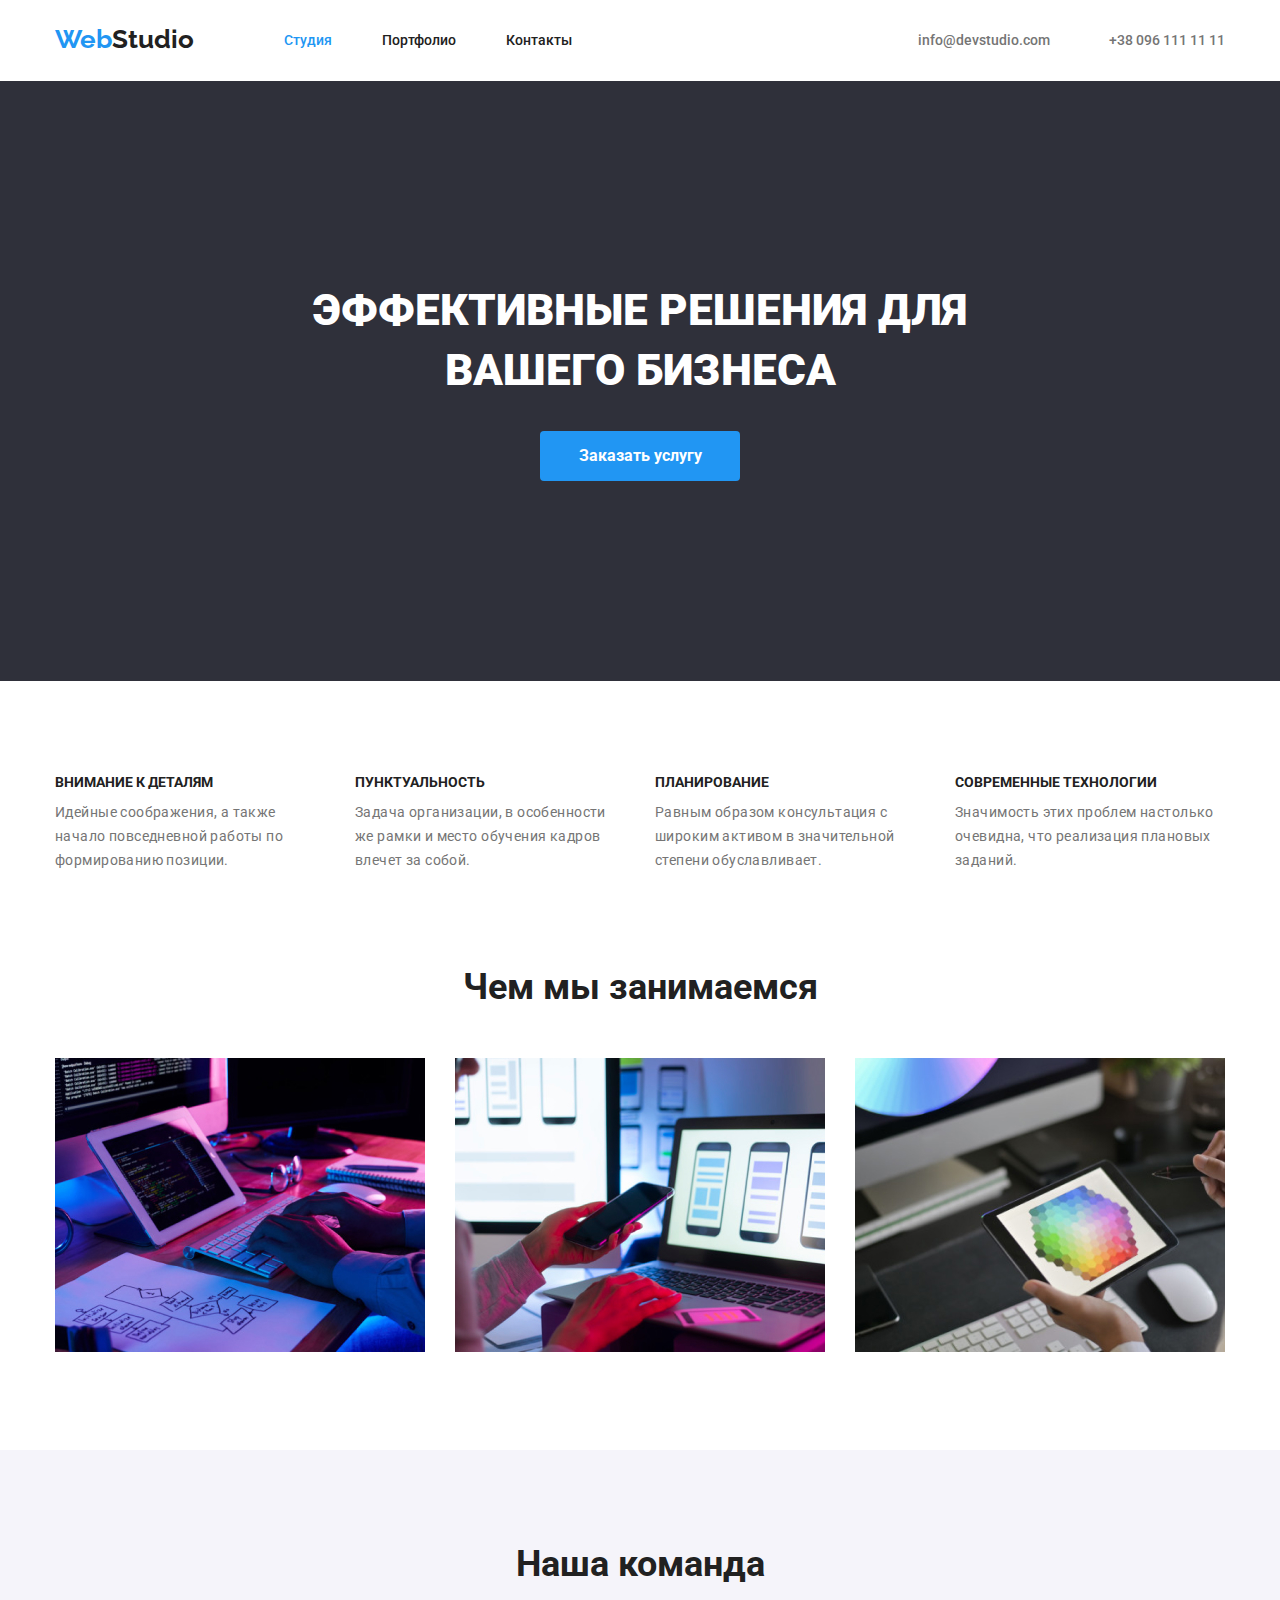
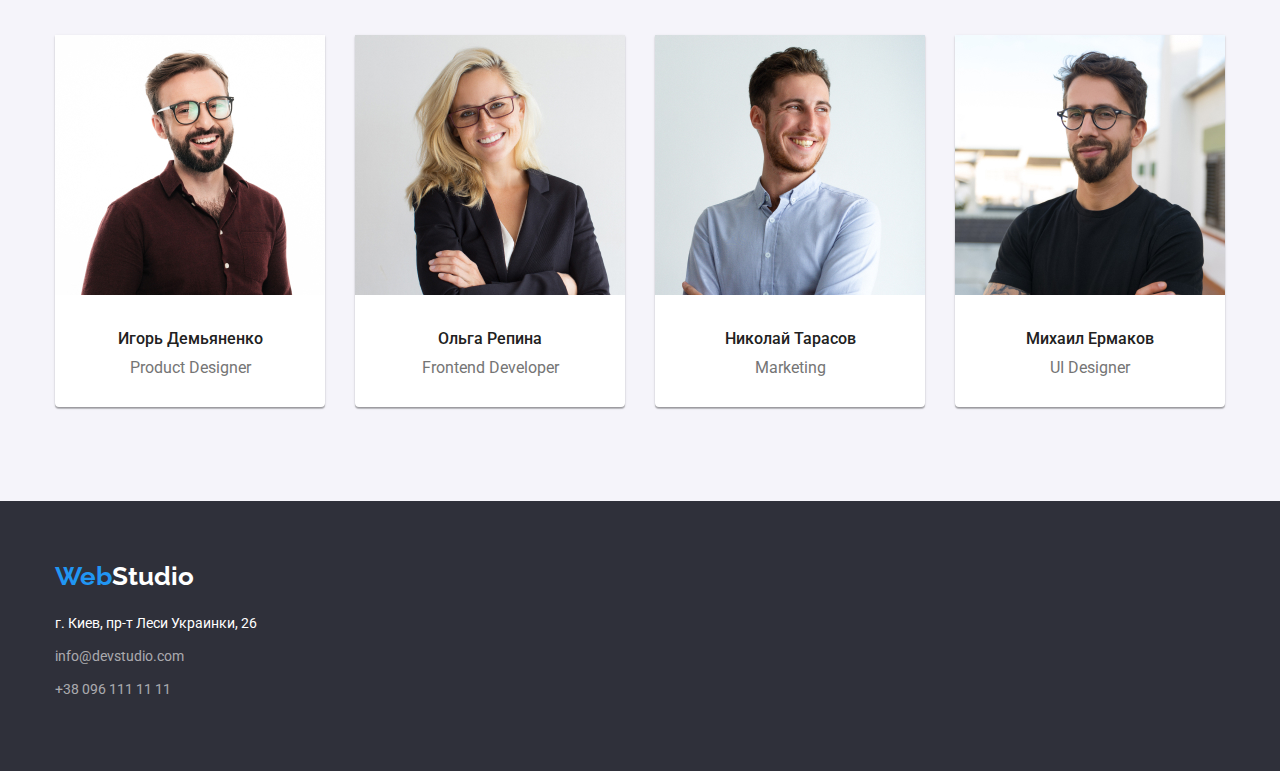
<file: index.html>
<!DOCTYPE html>
<html lang="ru">
  <head>
    <meta charset="UTF-8" />
    <meta http-equiv="X-UA-Compatible" content="IE=edge" />
    <meta name="viewport" content="width=device-width, initial-scale=1.0" />
    <title>WebStudio</title>
    <link rel="shortcut icon" href="./images/logo_1.ico" type="image/x-icon">
    <link rel="preconnect" href="https://fonts.googleapis.com">
    <link rel="preconnect" href="https://fonts.gstatic.com" crossorigin>
    <link href="https://fonts.googleapis.com/css2?family=Raleway:wght@700&family=Roboto:wght@400;500;700;900&display=swap" rel="stylesheet">
    <link rel="stylesheet" href="./css/reset.css">
    <link rel="stylesheet" href="./css/style.css">
  </head>
  <body>
      <!-- Шапка -->
    <header class="header">
      <div class="header-container">
        <a class="logo-link" href="./index.html" lang="en"><span class="logo-accent">Web</span>Studio</a>
        <nav>
          <ul class="nav-links">
            <li>
              <a class="nav-link-element current" href="./index.html">Студия</a>
            </li>

            <li>
              <a class="nav-link-element" href="./portfolio.html">Портфолио</a>
            </li>

            <li>
              <a class="nav-link-element" href="#contacts">Контакты</a>
            </li>
          </ul>
        </nav>
        <!-- Контакты -->
        <ul class="contacts">
          <li>
            <a class="contacts-link" href="mailto:info@devstudio.com">info@devstudio.com</a>
          </li>

          <li>
            <a class="contacts-link" href="tel:+380961111111">+38 096 111 11 11</a>
          </li>
        </ul>
      </div>  
    </header>
      <!-- Основной контент -->
    <main>
      <!-- Секция герой -->
      <section class="hero">
        <div class="container">
          <h1 class="hero-header">Эффективные решения для вашего бизнеса</h1>
          <button type="button" class="hero-button">Заказать услугу</button>
        </div>
      </section>
      <!-- Секция особенности -->
      <section class="specifics">
        <div class="container">
          <h2 class="visually-hidden">Особенности</h2>
          <ul class="specifics-list">
            <li class="specifics-list-element">
              <h3 class="specifics-list-header">Внимание к деталям</h3>
              <p class="specifics-list-description">
                Идейные соображения, а также начало повседневной работы по
                формированию позиции.
              </p>
            </li>

            <li class="specifics-list-element">
              <h3 class="specifics-list-header">Пунктуальность</h3>
              <p class="specifics-list-description">
                Задача организации, в особенности же рамки и место обучения кадров
                влечет за собой.
              </p>
            </li>

            <li class="specifics-list-element">
              <h3 class="specifics-list-header">Планирование</h3>
              <p class="specifics-list-description">Равным образом консультация с широким активом в значительной степени обуславливает.</p>
            </li>

            <li class="specifics-list-element">
              <h3 class="specifics-list-header">Современные технологии</h3>
              <p class="specifics-list-description">Значимость этих проблем настолько очевидна, что реализация плановых заданий.</p>
            </li>
          </ul>
        </div>
      </section>
      <!-- Секция виды работ -->
      <section class="types-works">
        <div class="container">
          <h2 class="section-header">Чем мы занимаемся</h2>
          <ul class="types-works-items">
            <li>
              <img src="./images/box1.jpg" width="370" alt="Написание разметки веб-страницы">
            </li>

            <li>
              <img src="./images/box2.jpg" width="370" alt="Адаптирование веб-страницы под разные типы устройств">
            </li>

            <li>
              <img src="./images/box3.jpg" width="370" alt="Стилизация веб-страницы дизайнером проекта">
            </li>
          </ul>
        </div>
      </section>
      <!-- Секция наша команда -->
      <section class="team">
        <div class="container">
          <h2 class="section-header">Наша команда</h2>
          <ul class="team-list-persons">
            <li class="person-card">
              <img src="./images/product-designer.jpg" width="270" alt="Фото Игорь Демьяненко">
              <div class="card-description-contaner">
                <h3 class="person-name">Игорь Демьяненко</h3>
                <p class="person-position" lang="en">Product Designer</p>
              </div>
            </li>

            <li class="person-card">
              <img src="./images/front-end-dev.jpg" width="270" alt="Фото Ольга Репина">
              <div class="card-description-contaner">
                <h3 class="person-name">Ольга Репина</h3>
                <p class="person-position" lang="en">Frontend Developer</p>
              </div>
            </li>

            <li class="person-card">
              <img src="./images/marketing.jpg" width="270" alt="Фото Николай Тарасов">
              <div class="card-description-contaner">
                <h3 class="person-name">Николай Тарасов</h3>
                <p class="person-position" lang="en">Marketing</p>
              </div>

            </li>

            <li class="person-card">
              <img src="./images/ui-designer.jpg" width="270" alt="Фото Михаил Ермаков">
              <div class="card-description-contaner">
                <h3 class="person-name">Михаил Ермаков</h3>
                <p class="person-position" lang="en">UI Designer</p>
              </div>
            </li>
          </ul>
        </div>
      </section>
    </main>
      <!-- Подвал веб-страницы -->
    <footer class="footer">
      <div class="footer-tech-container">
        <a class="footer-logo-link logo-link" href="#top" lang="en"><span class="logo-accent">Web</span>Studio</a>
        <address id="contacts">
          <ul class="footer-contacts-link">
            <li class="footer-contacts-element">
              <a class="footer-link-google-map" target="_blank" rel="noopener nofollow noreferrer" href="https://goo.gl/maps/JpqHF6euzhfDJc6Z8" >г. Киев, пр-т Леси Украинки, 26</a> 
            </li>
            <li class="footer-contacts-element">
              <a class="footer-link-email"  href="mailto:info@devstudio.com">info@devstudio.com</a>
            </li>
            <li class="footer-contacts-element">
              <a class="footer-link-tel"  href="tel:+380961111111">+38 096 111 11 11</a>
            </li>
          </ul>
        </address>
      </div>
    </footer>
    
  </body>
</html>
</file>
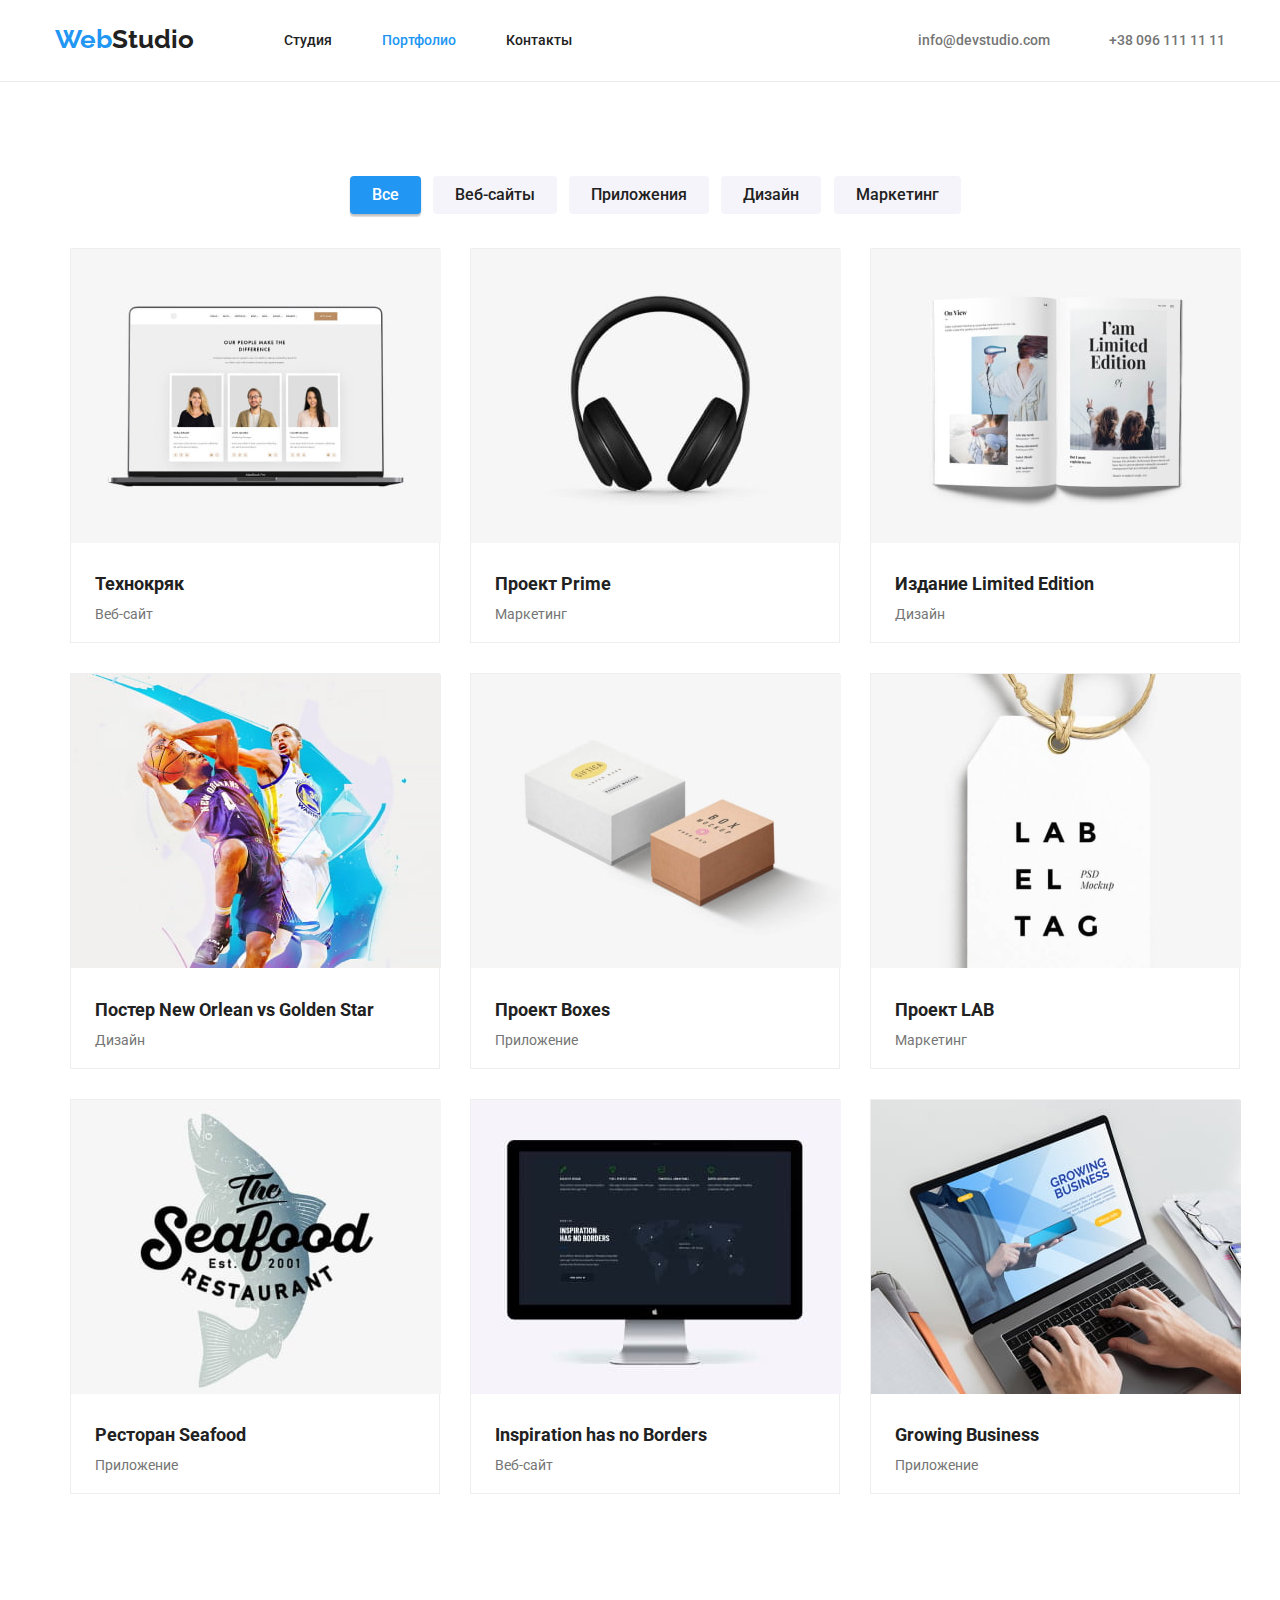
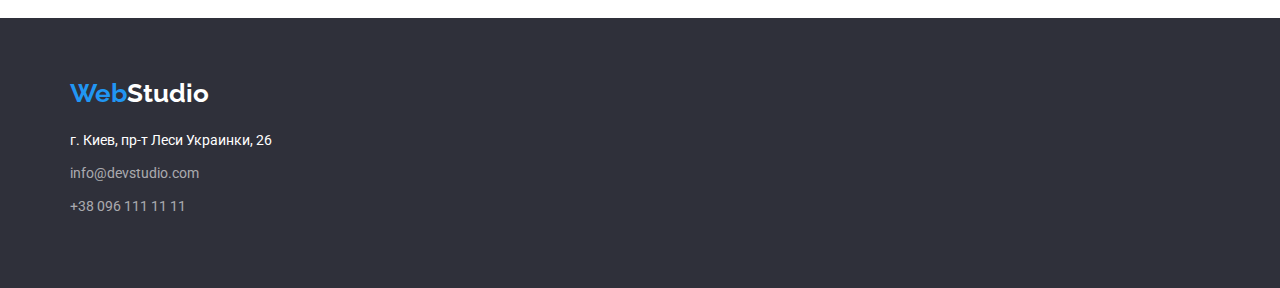
<file: portfolio.html>
<!DOCTYPE html>
<html lang="ru">
<head>
  <meta charset="UTF-8" />
  <meta http-equiv="X-UA-Compatible" content="IE=edge" />
  <meta name="viewport" content="width=device-width, initial-scale=1.0" />
  <title>Portfolio</title>
  <link rel="shortcut icon" href="./images/logo_1.ico" type="image/x-icon">
  <link rel="stylesheet" href="./css/reset.css">
  <link rel="stylesheet" href="./css/portfolio.css"> 
  <link rel="preconnect" href="https://fonts.googleapis.com">
  <link rel="preconnect" href="https://fonts.gstatic.com" crossorigin>
  <link href="https://fonts.googleapis.com/css2?family=Raleway:wght@700&family=Roboto:wght@400;500;700;900&display=swap" rel="stylesheet">
</head>
<body>
    <!-- Шапка -->
  <header class="header">
    <div class="header-container">
      <a class="logo-link" href="./index.html" lang="en"><span class="logo-accent">Web</span>Studio</a>
      <nav>
        <ul class="nav-links">
          <li>
            <a class="nav-link-element" href="./index.html">Студия</a>
          </li>

          <li>
            <a class="nav-link-element current" href="./portfolio.html">Портфолио</a>
          </li>

          <li>
            <a class="nav-link-element" href="#contacts">Контакты</a>
          </li>
        </ul>
      </nav>
      <!-- Контакты -->
      <ul class="contacts">
        <li>
          <a class="contacts-link" href="mailto:info@devstudio.com">info@devstudio.com</a>
        </li>
        
        <li>
          <a class="contacts-link" href="tel:+380961111111">+38 096 111 11 11</a>
        </li>
      </ul>
    </div>
  </header> 
    <!-- основной контент -->
  <main>
    <section class="portfolio">
    <div class="container">
      <ul class="filter">
          <li>
            <button class="filter-btn active" type="button">Все</button>
          </li>

          <li>
            <button class="filter-btn" type="button">Веб-сайты</button>
          </li>

          <li>
            <button class="filter-btn" type="button">Приложения</button>
          </li>

          <li>
            <button class="filter-btn" type="button">Дизайн</button>
          </li>

          <li>
            <button class="filter-btn" type="button">Маркетинг</button>
          </li>
      </ul>

      <h1 class="visually-hidden" >Наши работы</h1>
      <ul class="portfolio-list" >
          <li class="portfolio-card">
            <img width="370" src="./images/technocrack.jpg" alt="Веб-сайт Технокряк">
            <div class="card-text-contaner">
            <h2 class="card-header">Технокряк</h2>
            <p>Веб-сайт</p>
            </div>
          </li>
          <li class="portfolio-card">
            <img width="370" src="./images/new-orlean-vs-golden-star.jpg" alt="Дихайн постера">
            <div class="card-text-contaner">
            <h2 class="card-header">Постер <span lang="en">New Orlean vs Golden Star</span></h2>
            <p>Дизайн</p>
            </div>
          </li>
          <li class="portfolio-card">
            <img width="370" src="./images/seafood.jpg" alt="Приложение ресторана">
            <div class="card-text-contaner">
            <h2 class="card-header">Ресторан <span lang="en">Seafood</span></h2>
            <p>Приложение</p>
            </div>
          </li>
          <li class="portfolio-card">
            <img width="370" src="./images/prime.jpg" alt="Марркетинговый проект">
            <div class="card-text-contaner">
              <h2 class="card-header">Проект <span lang="en">Prime</span></h2>
            <p>Маркетинг</p>
            </div>
          </li>
          <li class="portfolio-card">
            <img width="370" src="./images/boxes.jpg" alt="Проект приложение">
            <div class="card-text-contaner">
            <h2 class="card-header">Проект <span lang="en">Boxes</span></h2>
            <p>Приложение</p>
            </div>
          </li>
          <li class="portfolio-card">
            <img width="370" src="./images/inspiration-has-no-borders.jpg" alt="Веб-сайт">
            <div class="card-text-contaner">
            <h2 class="card-header" lang="en">Inspiration has no Borders</h2>
            <p>Веб-сайт</p>
            </div>
          </li>
          <li class="portfolio-card">
            <img width="370" src="./images/limited-edition.jpg" alt="Дизайн Издания">
            <div class="card-text-contaner">
            <h2 class="card-header">Издание <span lang="en">Limited Edition</span></h2>
            <p>Дизайн</p>
            </div>
          </li>
          <li class="portfolio-card">
          <img width="370" src="./images/lab.jpg" alt="Марркетинговый проект">
          <div class="card-text-contaner">
            <h2 class="card-header">Проект <span lang="en">LAB</span></h2>
            <p>Маркетинг</p>
            </div>
          </li>
          <li class="portfolio-card">
            <img width="370" src="./images/growing-business.jpg" alt="Приложение">
            <div class="card-text-contaner">
              <h2 class="card-header" lang="en">Growing Business</h2>
            <p>Приложение</p>
            </div>
          </li>
      </ul>
    </div>
    </section>

  </main>
    <!-- Подвал веб-страницы -->
      <footer class="footer">
        <div class="footer-tech-container">
          <a class="footer-logo-link logo-link" href="#top" lang="en"><span class="logo-accent">Web</span>Studio</a>
          <address id="contacts">
            <ul class="footer-contacts-link">
              <li class="footer-contacts-element">
                <a class="footer-link-google-map" target="_blank" rel="noopener nofollow noreferrer" href="https://goo.gl/maps/JpqHF6euzhfDJc6Z8" >г. Киев, пр-т Леси Украинки, 26</a> 
              </li>
              <li class="footer-contacts-element">
                <a class="footer-link-email" href="mailto:info@devstudio.com">info@devstudio.com</a>
              </li>
              <li class="footer-contacts-element">
                <a class="footer-link-tel" href="tel:+380961111111">+38 096 111 11 11</a>
              </li>
            </ul>
          </address>
        </div>
      </footer>
</body>
</html>
</file>
<file: css/style.css>
:root {
   --main-font: 'Roboto', sans-serif;
   --accent-font: 'Raleway', sans-serif;
   --accent-background-color: #2F303A; 
   --accent-color: #2196F3;
   --main-font-weight: 400;
   --header-font-weight: 700;
   --header-color: #212121;
   --main-text-color: #757575;
}

body {
   font-family: var(--main-font);
   font-size: 14px;
   font-weight:  var(--main-font-weight);
   line-height: 1.16;
   color: var(--main-text-color);
}

.visually-hidden {
   position: absolute;
   width: 1px;
   height: 1px;
   margin: -1px;
   border: 0;
   padding: 0;
   white-space: nowrap;
   clip-path: inset(100%);
   clip: rect(0 0 0 0);
   overflow: hidden;
}

.header {
   width: 100%;
   margin: 0 auto;
   padding: 24px 0;
}

.header-container {
   display: flex;
   width: 1200px;
   height: auto;
   margin: 0 auto;
   padding: 0 15px;
}

.logo-link {
   display: block;
   margin: 0 90px 0 0;
   font-family: var(--accent-font);
   font-weight: var(--header-font-weight);
   font-size: 26px;
   line-height: 1.19;
   color: var(--header-color);
}

.logo-accent {
   color: var(--accent-color);
}

.nav-links {
   display: flex;
   padding: 8px 0;
}
.nav-link-element {
   margin-right: 50px;
   font-weight: 500;
   line-height: 1.14;
   color: var(--header-color);
}

.contacts {
   display: flex;
   justify-content: space-between;
   width: 307px;
   margin-left: auto;
   padding: 8px 0;
}

.contacts-link {
   font-family: var(--main-font);
   font-weight: 500;
   line-height: 1.14;
   color: var(--main-text-color);
}

.contacts-link:hover,
.contacts-link:focus,
.nav-link-element:hover,
.nav-link-element:focus {
   color: var(--accent-color);
}
.current {
      color: var(--accent-color);
}


.hero {
   width: 100%;
   height: auto;
   padding: 200px 0;
   background-color: var(--accent-background-color);
}
.container {
   display: flex;
   flex-direction: column;
   width: 1200px;
   margin: 0 auto;
   padding: 0 15px;
}

.hero-header {
   width: 696px;
   height: 120px;
   margin: 0 auto;
   font-weight: 900;
   font-size: 44px;
   line-height: 1.36;
   text-align: center;
   text-transform: uppercase;
   color: #FFFFFF;
}

.hero-button {
   width: 200px;
   height: 50px;
   border: none;
   border-radius: 4px;
   margin: 30px auto 0;
   font-weight: var(--header-font-weight);
   font-size: 16px;
   line-height: 1.87;
   color: #FFFFFF;
   background: var(--accent-color);
}

.hero-button:focus,
.hero-button:hover {
   box-shadow: 0px 4px 4px rgba(0, 0, 0, 0.15);
   color: #ecedf5;
}

.specifics {
   width: 100%;
   padding: 94px 0;
}

.specifics-list {
   display: flex;
   width: 100%;
   column-count: 4;
   column-gap: 30px;
}

.specifics-list-element {
   width: 270px;
   height: auto;
}

.specifics-list-header {
margin-bottom: 10px;
font-weight: var(--header-font-weight);
line-height: 1.14;
text-transform: uppercase;
color: var(--header-color);
}

.specifics-list-description{
   line-height: 1.71;
   letter-spacing: 0.03em;
}

.section-header {
   margin-bottom: 50px;
   font-weight: var(--header-font-weight);
   font-size: 36px;
   text-align: center;
   color: var(--header-color);
}

.types-works{
   padding-bottom: 94px;
}

.types-works-items {
   display: flex;
   justify-content: space-between;
}

.team {
   width: 100%;
   padding: 94px 0;
   background: #F5F4FA;
}

.team-list-persons {
   display: flex;
   justify-content: space-between;
}

.person-card { 
   width: 270px;
   height: auto;
   background-color: #FFFFFF;
   box-shadow: 0px 1px 3px rgba(0, 0, 0, 0.12), 0px 1px 1px rgba(0, 0, 0, 0.14), 0px 2px 1px rgba(0, 0, 0, 0.2);
   border-radius: 0px 0px 4px 4px;
}

.card-description-contaner{
   display: flex;
   flex-direction: column;
   align-items: center;
   width: 150px;
   margin: 30px auto;

}

.person-name {
   margin-bottom: 10px;
   font-weight: 500;
   font-size: 16px;
   line-height: 1.19;
   color: var(--header-color);
}

.person-position {
   font-size: 16px;
   line-height: 1.19;
   color: var(--main-text-color);
}

.footer {
   width: 100%;
   height: auto;
   padding: 60px 0 60px ;
   background: var(--accent-background-color);
}

.footer-tech-container {
   width: 1200px;
   margin: 0 auto;
   padding: 0 15px;
}
.footer-logo-link {
   width: 140px;
   color: #FFFFFF;
}

.footer-contacts-link {
   display: flex;
   flex-direction: column;
   margin-top: 20px;
}

.footer-contacts-element {
   margin-bottom: 9px;
}

.footer-link-google-map,
.footer-link-email,
.footer-link-tel {
   font-family: var(--main-font);
   font-weight:  var(--main-font-weight);
   line-height: 1.71;
   color: rgba(255, 255, 255, 0.6);
}

.footer-link-google-map {
   color: #FFFFFF;
}

.footer-link-google-map:focus,
.footer-link-email:focus,
.footer-link-tel:focus,
.footer-link-google-map:hover,
.footer-link-email:hover,
.footer-link-tel:hover {
   color: var(--accent-color);
}
</file>
<file: css/portfolio.css>
/* global styles */
:root {
   --main-font: 'Roboto', sans-serif;
   --accent-font: 'Raleway', sans-serif;
   --accent-background-color: #2F303A; 
   --accent-color: #2196F3;
   --main-font-weight: 400;
   --header-font-weight: 700;
   --header-color: #212121;
   --main-text-color: #757575;
}

body {
   font-family: var(--main-font);
   font-size: 14px;
   font-weight:  var(--main-font-weight);
   line-height: 1.16;
   color: var(--main-text-color);
}

.visually-hidden {
   position: absolute;
   width: 1px;
   height: 1px;
   margin: -1px;
   border: 0;
   padding: 0;
   white-space: nowrap;
   clip-path: inset(100%);
   clip: rect(0 0 0 0);
   overflow: hidden;
}

/* header */
.header {
   margin: 0 auto;
   padding: 24px 0;
}

.header-container {
   display: flex;
   width: 1200px;
   height: auto;
   margin: 0 auto;
   padding: 0 15px;
}

.logo-link {
   display: block;
   margin: 0 90px 0 0;
   font-family: var(--accent-font);
   font-weight: var(--header-font-weight);
   font-size: 26px;
   line-height: 1.19;
   color: var(--header-color);
}

.logo-accent {
   color: var(--accent-color);
}

.nav-links,
.contacts {
   display: flex;
   padding: 8px 0;
}

.nav-link-element,
.contacts-link {
   font-weight: 500;
   line-height: 1.14;
   color: var(--main-text-color);
}
.nav-link-element {
   margin-right: 50px;
   color: var(--header-color);
}

.contacts {
   justify-content: space-between;
   width: 307px;
   margin-left: auto;
}

.contacts-link:hover,
.contacts-link:focus,
.nav-link-element:hover,
.nav-link-element:focus,
.current{
   color: var(--accent-color);
}

/* section main */
main {
   width: 100%;
   height: auto;
   padding: 94px 0;
   border-top: 1px solid rgba(236, 236, 236, 1);
}

.container {
   display: flex;
   flex-direction: column;
   width: 1200px;
   margin: 0 auto;
   padding: 0 15px;
}

.portfolio {
   display: flex;
   width: 1170px;
   margin: 0 auto;
}

.filter {
   display: flex;
   width: 611px;
   height: auto;
   margin: 0 auto ;
   margin-bottom: 34px;
   justify-content: space-between;

}

.filter-btn {
   border: none;
   border-radius: 4px;
   padding: 6px 22px;
   background: #F5F4FA;
   font-weight: 500;
   font-size: 16px;
   line-height: 1.62;
   text-align: center;
   color: var(--header-color);
}
.filter-btn:hover,
.filter-btn:focus,
.active {
   background-color: var(--accent-color);
   color: #FFFFFF;
   box-shadow: 0px 3px 1px rgba(0, 0, 0, 0.1), 0px 1px 2px rgba(0, 0, 0, 0.08), 0px 2px 2px rgba(0, 0, 0, 0.12);
border-radius: 4px;
}

.filter-btn:active {
   color: #F5F4FA;
   
}

.portfolio-list {
   column-count: 3;
   column-gap: 30px;
}

.portfolio-card {
   margin-bottom: 30px;
   border: 1px solid #EEEEEE;
}

.card-text-contaner {
   width: 320px;
   margin: 20px 24px;
   text-align: left;

}

.card-header {
   margin-bottom: 4px;
   font-weight: 700;
   font-size: 18px;
   line-height: 2;
   color: var(--header-color);
}

/* footer */
.footer {
   width: 100%;
   height: auto;
   padding: 60px 0 60px ;
   background: var(--accent-background-color);
}

.footer-tech-container {
   width: 1170px;
   margin: 0 auto;
padding: 0 15px;
}
.footer-logo-link {
   width: 140px;
   color: #FFFFFF;
}

.footer-contacts-link {
   display: flex;
   flex-direction: column;
   margin-top: 20px;
}

.footer-contacts-element {
   margin-bottom: 9px;
}

.footer-link-google-map,
.footer-link-email,
.footer-link-tel {
   font-family: var(--main-font);
   font-weight:  var(--main-font-weight);
   line-height: 1.71;
   color: rgba(255, 255, 255, 0.6);
}

.footer-link-google-map {
   color: #FFFFFF;
}

.footer-link-google-map:focus,
.footer-link-email:focus,
.footer-link-tel:focus,
.footer-link-google-map:hover,
.footer-link-email:hover,
.footer-link-tel:hover {
   color: var(--accent-color);
}
</file>
